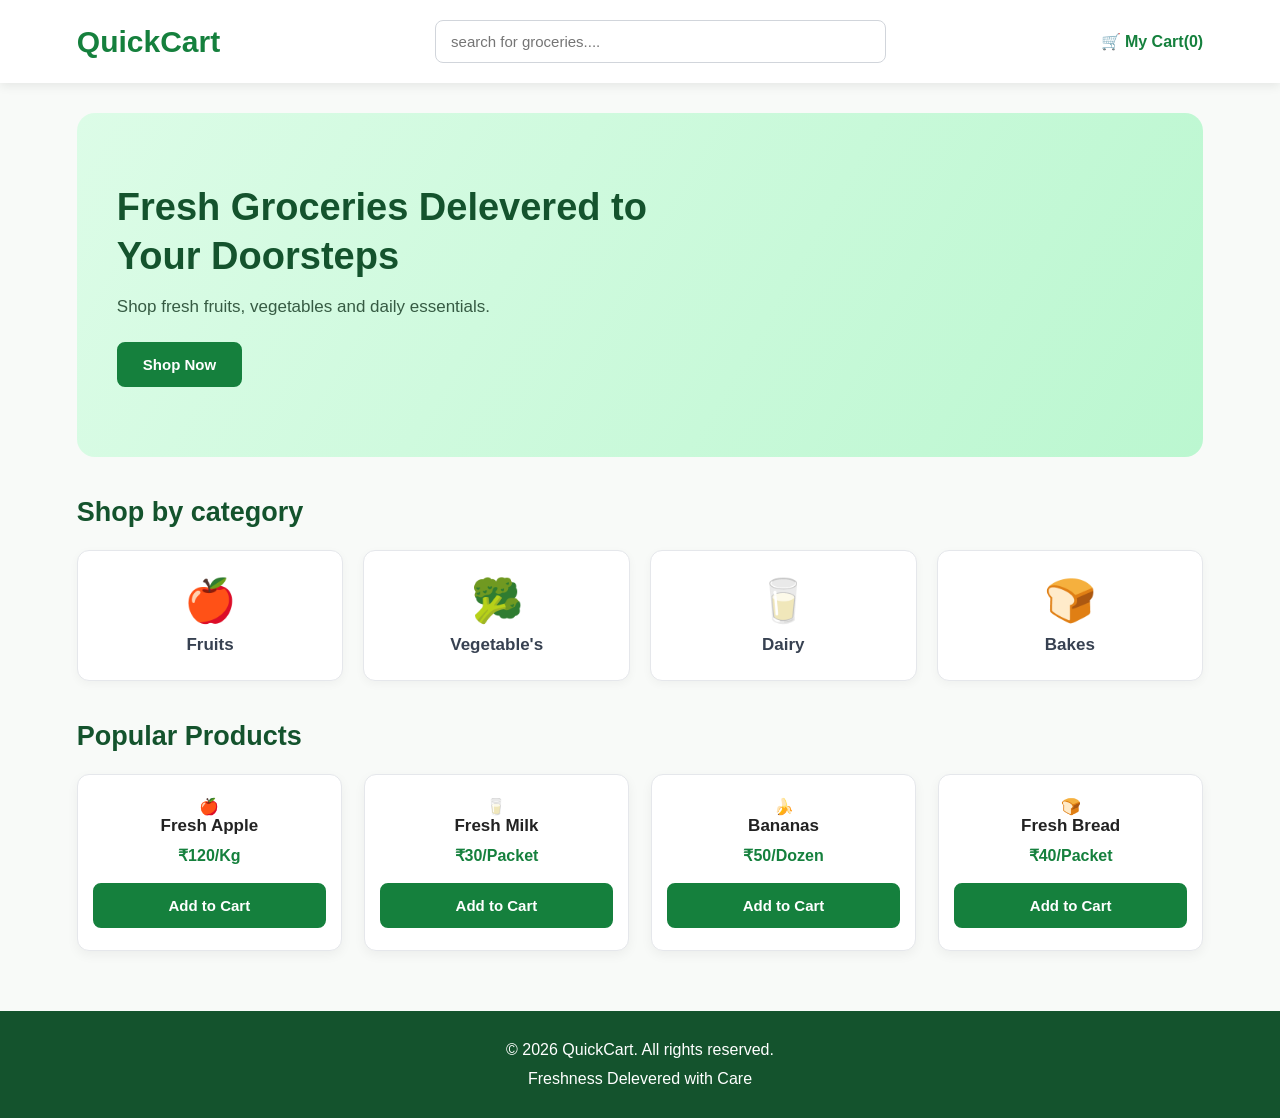
<file: index.html>
<!DOCTYPE html>
<html lang="en">
<head>
    <meta charset="UTF-8">
    <meta name="viewport" content="width=device-width, initial-scale=1.0">
    <title>Quick Cartt</title>
    <link rel="icon" href="./assets/fresh-cart-icon.svg">
    <link rel="stylesheet" href="./style.css">
</head>
<body>

    <header class="navbar"> 
        <h1 class="logo">QuickCart</h1>

        <input type="text" placeholder="search for groceries....">

        <div class="cart">
           🛒 My Cart(0)
        </div>
    </header> 

    <section class="hero">
        <div class="hero-content">
            <h2>Fresh Groceries Delevered to Your Doorsteps</h2>
            <p>Shop fresh fruits, vegetables and daily essentials.</p>

            <button>Shop Now</button>
        </div>
    </section>

    <section class="categories">
        <h2>Shop by category</h2>

<div class="category-container">
        <div class="category-card">
            <span>🍎</span>
            <h3>Fruits</h3>
            </div>

            <div class="category-card">
            <span>🥦</span>
            <h3>Vegetable's</h3>
            </div>

            <div class="category-card">
            <span>🥛</span>
            <h3>Dairy</h3>
            </div>

            <div class="category-card">
            <span>🍞</span>
            <h3>Bakes</h3>
            </div>

            <!-- <div class="category-card">
            <span>🍎</span>
            <h3>Fruits</h3>
            </div> -->

            <!-- <div class="category-card">
            <span>🍎</span>
            <h3>Fruits</h3>
            </div> -->

            <!-- <div class="category-card">
            <span>🍎</span>
            <h3>Fruits</h3>
            </div> -->
        </div>

        <div>

    </section>

    <section class="products">
        <h2>Popular Products</h2>

        <div class="product-container">
            <div class="product-card">
                <span product-image>🍎</span>
                <h3>Fresh Apple</h3>
                <p>₹120/Kg</p>
                <button>Add to Cart</button>
            </div>

            <div class="product-card">
                <span product-image>🥛</span>
                <h3>Fresh Milk</h3>
                <p>₹30/Packet</p>
                <button>Add to Cart</button>
            </div>

            <div class="product-card">
                <span product-image>🍌</span>
                <h3>Bananas</h3>
                <p>₹50/Dozen</p>
                <button>Add to Cart</button>
            </div>

            <div class="product-card">
                <span product-image>🍞</span>
                <h3>Fresh Bread</h3>
                <p>₹40/Packet</p>
                <button>Add to Cart</button>
            </div>

            <!-- <div class="product-card">
                <span product-image>🍎</span>
                <h3>Fresh Apple</h3>
                <p>₹120/Kg</p>
                <button>Add to Cart</button>
            </div> -->
        </div>
    </section>

    <footer>
        <p>© 2026 QuickCart. All rights reserved.</p>

        <p>Freshness Delevered with Care</p>
    </footer>
</body>
</html>
</file>
<file: style.css>
/* General Styles */
* {
    margin: 0;
    padding: 0;
    box-sizing: border-box;
}

body {
    font-family: Arial, sans-serif;
    background-color: #f8faf8;
    color: #222222;
}

/* Navigation Bar */
.navbar {
    display: flex;
    justify-content: space-between;
    align-items: center;
    padding: 20px 6%;
    background-color: #ffffff;
    box-shadow: 0 3px 10px rgba(0, 0, 0, 0.08);
    gap: 20px;
}

.logo {
    color: #15803d;
    font-size: 30px;
    font-weight: bold;
}

.navbar input {
    width: 40%;
    padding: 12px 15px;
    border: 1px solid #d1d5db;
    border-radius: 8px;
    font-size: 15px;
}

.navbar input:focus {
    outline: none;
    border-color: #15803d;
}

.cart {
    color: #15803d;
    font-weight: bold;
    cursor: pointer;
}

/* Hero Section */
.hero {
    margin: 30px 6%;
    padding: 70px 40px;
    background: linear-gradient(120deg, #dcfce7, #bbf7d0);
    border-radius: 18px;
}

.hero-content {
    max-width: 600px;
}

.hero h2 {
    color: #14532d;
    font-size: 38px;
    line-height: 1.3;
    margin-bottom: 15px;
}

.hero p {
    color: #365b43;
    font-size: 17px;
    margin-bottom: 25px;
}

button {
    padding: 12px 24px;
    background-color: #15803d;
    color: white;
    border: 2px solid #15803d;
    border-radius: 8px;
    font-size: 15px;
    font-weight: bold;
    cursor: pointer;
    transition: 0.3s ease;
}

button:hover {
    background-color: white;
    color: #15803d;
    box-shadow: 0 4px 12px rgba(21, 128, 61, 0.2);
}

/* Categories Section */
.categories,
.products {
    margin: 40px 6%;
}

.categories h2,
.products h2 {
    color: #14532d;
    font-size: 27px;
    margin-bottom: 22px;
}

.category-container {
    display: grid;
    grid-template-columns: repeat(4, 1fr);
    gap: 20px;
}

.category-card {
    padding: 25px 15px;
    text-align: center;
    background-color: white;
    border: 1px solid #e5e7eb;
    border-radius: 12px;
    box-shadow: 0 3px 10px rgba(0, 0, 0, 0.04);
    transition: 0.3s ease;
}

.category-card span {
    display: block;
    font-size: 42px;
    margin-bottom: 10px;
}

.category-card h3 {
    color: #374151;
    font-size: 17px;
}

.category-card:hover {
    transform: translateY(-5px);
    border-color: #15803d;
    box-shadow: 0 6px 15px rgba(21, 128, 61, 0.12);
}

/* Products Section */
.product-container {
    display: grid;
    grid-template-columns: repeat(4, 1fr);
    gap: 22px;
}

.product-card {
    padding: 22px 15px;
    text-align: center;
    background-color: white;
    border: 1px solid #e5e7eb;
    border-radius: 12px;
    box-shadow: 0 4px 12px rgba(0, 0, 0, 0.05);
    transition: 0.3s ease;
}

.product-card:hover {
    transform: translateY(-5px);
    box-shadow: 0 8px 20px rgba(0, 0, 0, 0.1);
}

.product-image {
    display: block;
    font-size: 60px;
    margin-bottom: 15px;
}

.product-card h3 {
    font-size: 17px;
    margin-bottom: 10px;
}

.product-card p {
    color: #15803d;
    font-size: 16px;
    font-weight: bold;
    margin-bottom: 18px;
}

.product-card button {
    width: 100%;
}

/* Footer */
footer {
    margin-top: 60px;
    padding: 25px;
    text-align: center;
    background-color: #14532d;
    color: white;
    line-height: 1.8;
}

/* Responsive Design */
@media (max-width: 768px) {
    .navbar {
        flex-wrap: wrap;
        padding: 18px 5%;
    }

    .navbar input {
        order: 3;
        width: 100%;
    }

    .hero {
        margin: 20px 4%;
        padding: 45px 25px;
    }

    .hero h2 {
        font-size: 29px;
    }

    .categories,
    .products {
        margin: 30px 4%;
    }

    .category-container,
    .product-container {
        grid-template-columns: repeat(2, 1fr);
        gap: 14px;
    }
}

@media (max-width: 400px) {
    .logo {
        font-size: 24px;
    }

    .category-container,
    .product-container {
        grid-template-columns: 1fr;
    }

    .hero h2 {
        font-size: 25px;
    }
}
</file>
<file: online ecommerce.css>
/* General Styles */
* {
    margin: 0;
    padding: 0;
    box-sizing: border-box;
}

body {
    font-family: Arial, sans-serif;
    background-color: #f8faf8;
    color: #222222;
}

/* Navigation Bar */
.navbar {
    display: flex;
    justify-content: space-between;
    align-items: center;
    padding: 20px 6%;
    background-color: #ffffff;
    box-shadow: 0 3px 10px rgba(0, 0, 0, 0.08);
    gap: 20px;
}

.logo {
    color: #15803d;
    font-size: 30px;
    font-weight: bold;
}

.navbar input {
    width: 40%;
    padding: 12px 15px;
    border: 1px solid #d1d5db;
    border-radius: 8px;
    font-size: 15px;
}

.navbar input:focus {
    outline: none;
    border-color: #15803d;
}

.cart {
    color: #15803d;
    font-weight: bold;
    cursor: pointer;
}

/* Hero Section */
.hero {
    margin: 30px 6%;
    padding: 70px 40px;
    background: linear-gradient(120deg, #dcfce7, #bbf7d0);
    border-radius: 18px;
}

.hero-content {
    max-width: 600px;
}

.hero h2 {
    color: #14532d;
    font-size: 38px;
    line-height: 1.3;
    margin-bottom: 15px;
}

.hero p {
    color: #365b43;
    font-size: 17px;
    margin-bottom: 25px;
}

button {
    padding: 12px 24px;
    background-color: #15803d;
    color: white;
    border: 2px solid #15803d;
    border-radius: 8px;
    font-size: 15px;
    font-weight: bold;
    cursor: pointer;
    transition: 0.3s ease;
}

button:hover {
    background-color: white;
    color: #15803d;
    box-shadow: 0 4px 12px rgba(21, 128, 61, 0.2);
}

/* Categories Section */
.categories,
.products {
    margin: 40px 6%;
}

.categories h2,
.products h2 {
    color: #14532d;
    font-size: 27px;
    margin-bottom: 22px;
}

.category-container {
    display: grid;
    grid-template-columns: repeat(4, 1fr);
    gap: 20px;
}

.category-card {
    padding: 25px 15px;
    text-align: center;
    background-color: white;
    border: 1px solid #e5e7eb;
    border-radius: 12px;
    box-shadow: 0 3px 10px rgba(0, 0, 0, 0.04);
    transition: 0.3s ease;
}

.category-card span {
    display: block;
    font-size: 42px;
    margin-bottom: 10px;
}

.category-card h3 {
    color: #374151;
    font-size: 17px;
}

.category-card:hover {
    transform: translateY(-5px);
    border-color: #15803d;
    box-shadow: 0 6px 15px rgba(21, 128, 61, 0.12);
}

/* Products Section */
.product-container {
    display: grid;
    grid-template-columns: repeat(4, 1fr);
    gap: 22px;
}

.product-card {
    padding: 22px 15px;
    text-align: center;
    background-color: white;
    border: 1px solid #e5e7eb;
    border-radius: 12px;
    box-shadow: 0 4px 12px rgba(0, 0, 0, 0.05);
    transition: 0.3s ease;
}

.product-card:hover {
    transform: translateY(-5px);
    box-shadow: 0 8px 20px rgba(0, 0, 0, 0.1);
}

.product-image {
    display: block;
    font-size: 60px;
    margin-bottom: 15px;
}

.product-card h3 {
    font-size: 17px;
    margin-bottom: 10px;
}

.product-card p {
    color: #15803d;
    font-size: 16px;
    font-weight: bold;
    margin-bottom: 18px;
}

.product-card button {
    width: 100%;
}

/* Footer */
footer {
    margin-top: 60px;
    padding: 25px;
    text-align: center;
    background-color: #14532d;
    color: white;
    line-height: 1.8;
}

/* Responsive Design */
@media (max-width: 768px) {
    .navbar {
        flex-wrap: wrap;
        padding: 18px 5%;
    }

    .navbar input {
        order: 3;
        width: 100%;
    }

    .hero {
        margin: 20px 4%;
        padding: 45px 25px;
    }

    .hero h2 {
        font-size: 29px;
    }

    .categories,
    .products {
        margin: 30px 4%;
    }

    .category-container,
    .product-container {
        grid-template-columns: repeat(2, 1fr);
        gap: 14px;
    }
}

@media (max-width: 400px) {
    .logo {
        font-size: 24px;
    }

    .category-container,
    .product-container {
        grid-template-columns: 1fr;
    }

    .hero h2 {
        font-size: 25px;
    }
}
</file>
